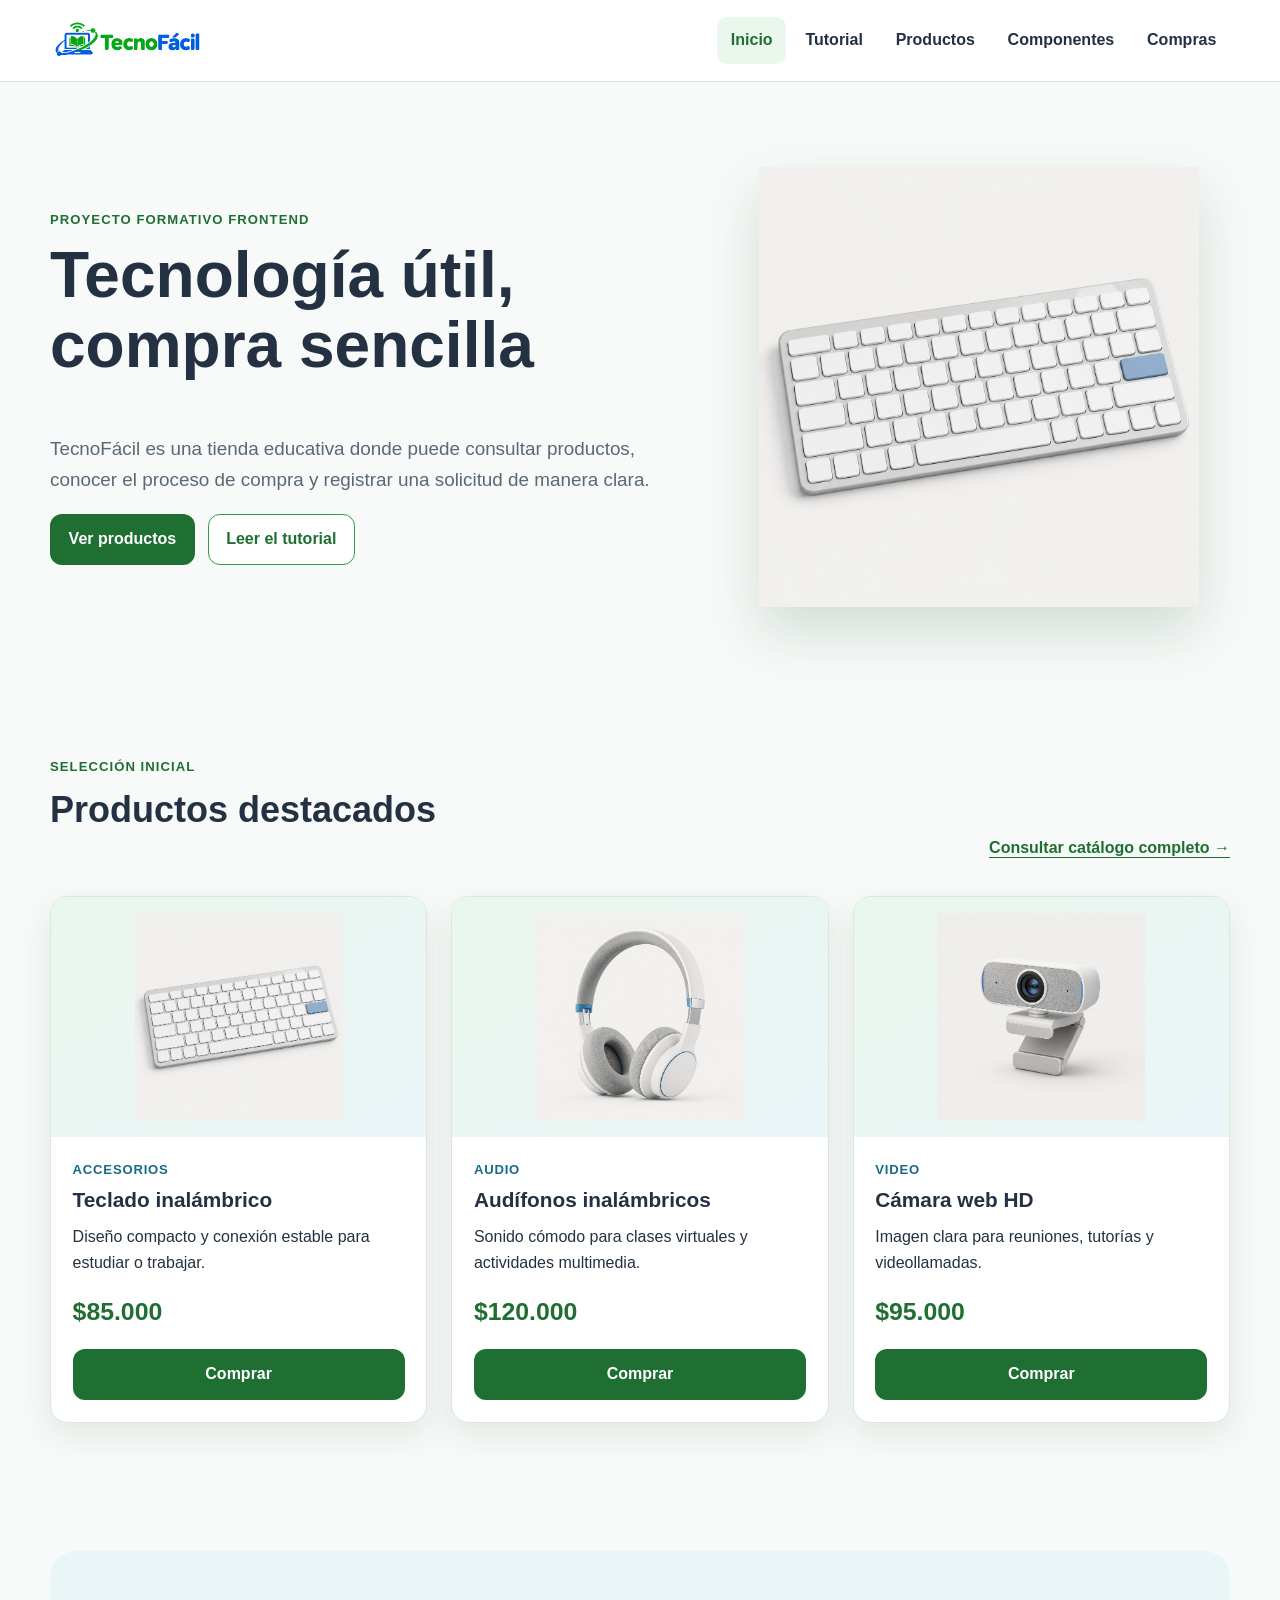
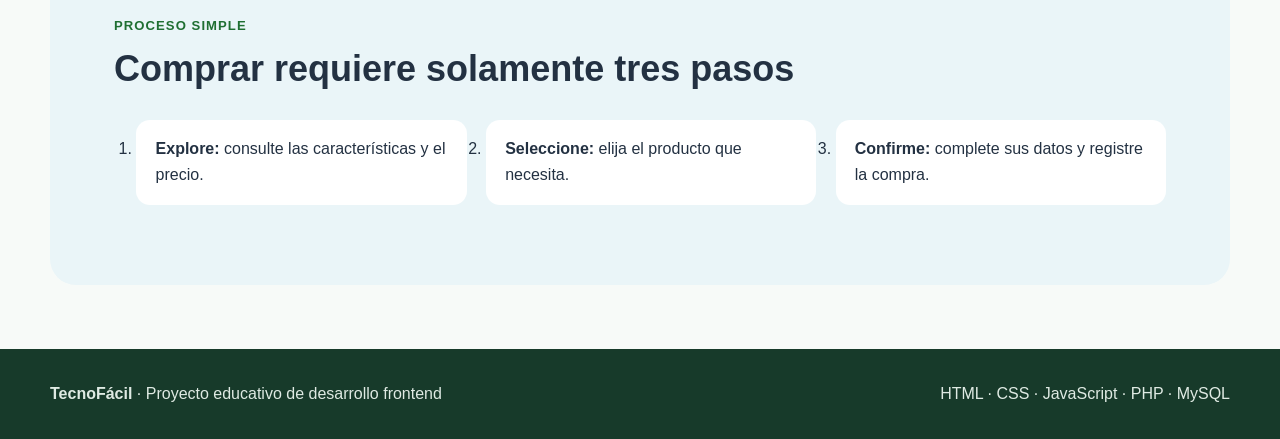
<file: index.html>
<!DOCTYPE html>
<html lang="es">
<head>
    <meta charset="UTF-8">
    <meta name="viewport" content="width=device-width, initial-scale=1.0">
    <meta name="description" content="Tienda tecnológica educativa desarrollada con HTML, CSS, JavaScript, PHP y MySQL.">
    <title>TecnoFácil | Inicio</title>
    <link rel="stylesheet" href="css/estilos.css">
</head>
<body>
    <header class="encabezado">
        <a class="marca" href="index.html" aria-label="Ir al inicio de TecnoFácil">
            <img src="img/logo-tecnofacil.png" alt="Logotipo de TecnoFácil">
        </a>

        <button class="boton-menu" type="button" aria-expanded="false" aria-controls="menu-principal">
            Menú
        </button>

        <nav id="menu-principal" class="menu" aria-label="Navegación principal">
            <a class="activo" href="index.html">Inicio</a>
            <a href="tutorial.html">Tutorial</a>
            <a href="productos.html">Productos</a>
            <a href="documentacion.html">Componentes</a>
            <a href="listar_compras.php">Compras</a>
        </nav>
    </header>

    <main>
        <section class="presentacion">
            <div>
                <p class="etiqueta">Proyecto formativo frontend</p>
                <h1>Tecnología útil, compra sencilla</h1>
                <p>
                    TecnoFácil es una tienda educativa donde puede consultar productos,
                    conocer el proceso de compra y registrar una solicitud de manera clara.
                </p>
                <div class="grupo-botones">
                    <a class="boton primario" href="productos.html">Ver productos</a>
                    <a class="boton secundario" href="tutorial.html">Leer el tutorial</a>
                </div>
            </div>
            <img class="imagen-presentacion" src="img/teclado.png" alt="Teclado inalámbrico disponible en TecnoFácil">
        </section>

        <section class="seccion" aria-labelledby="titulo-destacados">
            <div class="titulo-seccion">
                <div>
                    <p class="etiqueta">Selección inicial</p>
                    <h2 id="titulo-destacados">Productos destacados</h2>
                </div>
                <a class="enlace-texto" href="productos.html">Consultar catálogo completo →</a>
            </div>

            <div class="rejilla-productos">
                <article class="tarjeta-producto">
                    <img src="img/teclado.png" alt="Teclado inalámbrico compacto">
                    <div class="contenido-tarjeta">
                        <p class="categoria">Accesorios</p>
                        <h3>Teclado inalámbrico</h3>
                        <p>Diseño compacto y conexión estable para estudiar o trabajar.</p>
                        <p class="precio">$85.000</p>
                        <a class="boton primario ancho" href="comprar.php?producto=1">Comprar</a>
                    </div>
                </article>

                <article class="tarjeta-producto">
                    <img src="img/audifonos.png" alt="Audífonos inalámbricos de diadema">
                    <div class="contenido-tarjeta">
                        <p class="categoria">Audio</p>
                        <h3>Audífonos inalámbricos</h3>
                        <p>Sonido cómodo para clases virtuales y actividades multimedia.</p>
                        <p class="precio">$120.000</p>
                        <a class="boton primario ancho" href="comprar.php?producto=2">Comprar</a>
                    </div>
                </article>

                <article class="tarjeta-producto">
                    <img src="img/camara.png" alt="Cámara web para computador">
                    <div class="contenido-tarjeta">
                        <p class="categoria">Video</p>
                        <h3>Cámara web HD</h3>
                        <p>Imagen clara para reuniones, tutorías y videollamadas.</p>
                        <p class="precio">$95.000</p>
                        <a class="boton primario ancho" href="comprar.php?producto=3">Comprar</a>
                    </div>
                </article>
            </div>
        </section>

        <section class="franja-informativa" aria-labelledby="titulo-proceso">
            <p class="etiqueta">Proceso simple</p>
            <h2 id="titulo-proceso">Comprar requiere solamente tres pasos</h2>
            <ol class="pasos-resumidos">
                <li><strong>Explore:</strong> consulte las características y el precio.</li>
                <li><strong>Seleccione:</strong> elija el producto que necesita.</li>
                <li><strong>Confirme:</strong> complete sus datos y registre la compra.</li>
            </ol>
        </section>
    </main>

    <footer class="pie-pagina">
        <p><strong>TecnoFácil</strong> · Proyecto educativo de desarrollo frontend</p>
        <p>HTML · CSS · JavaScript · PHP · MySQL</p>
    </footer>

    <script src="js/funciones.js"></script>
</body>
</html>
</file>
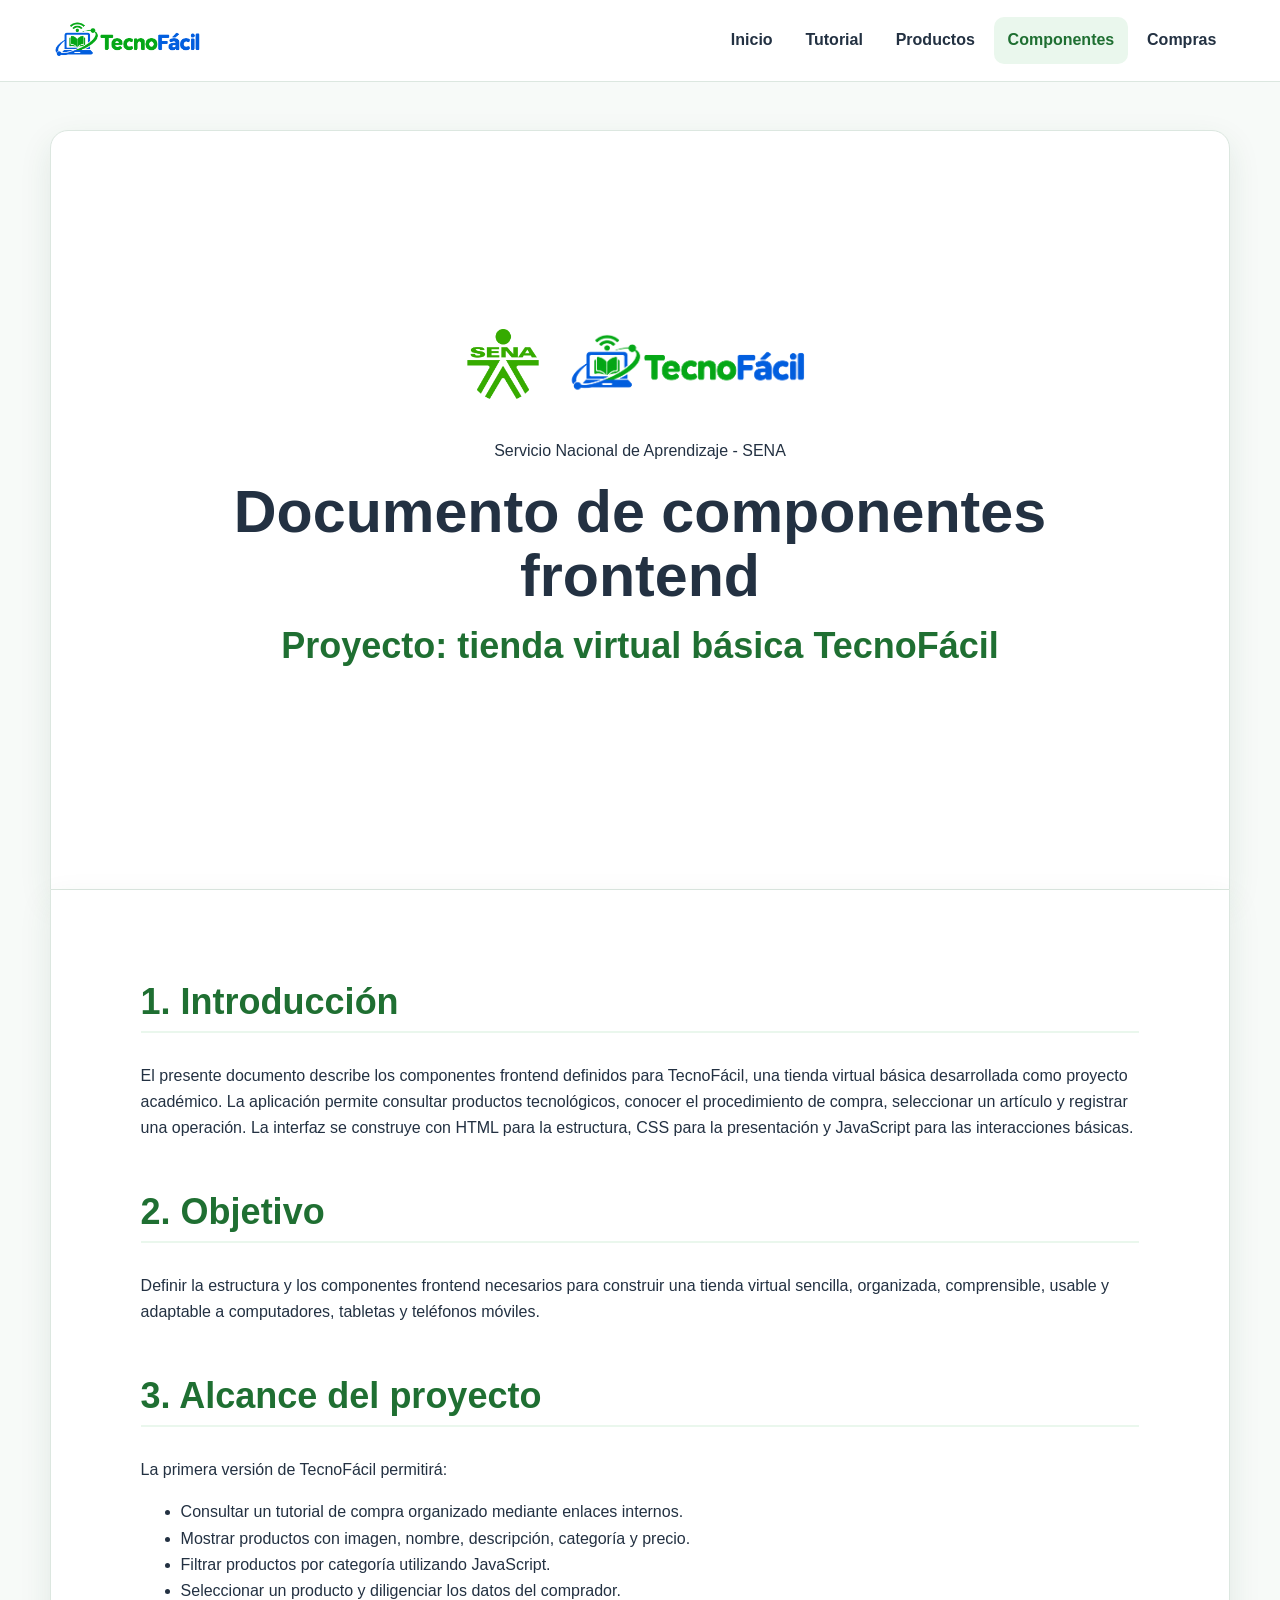
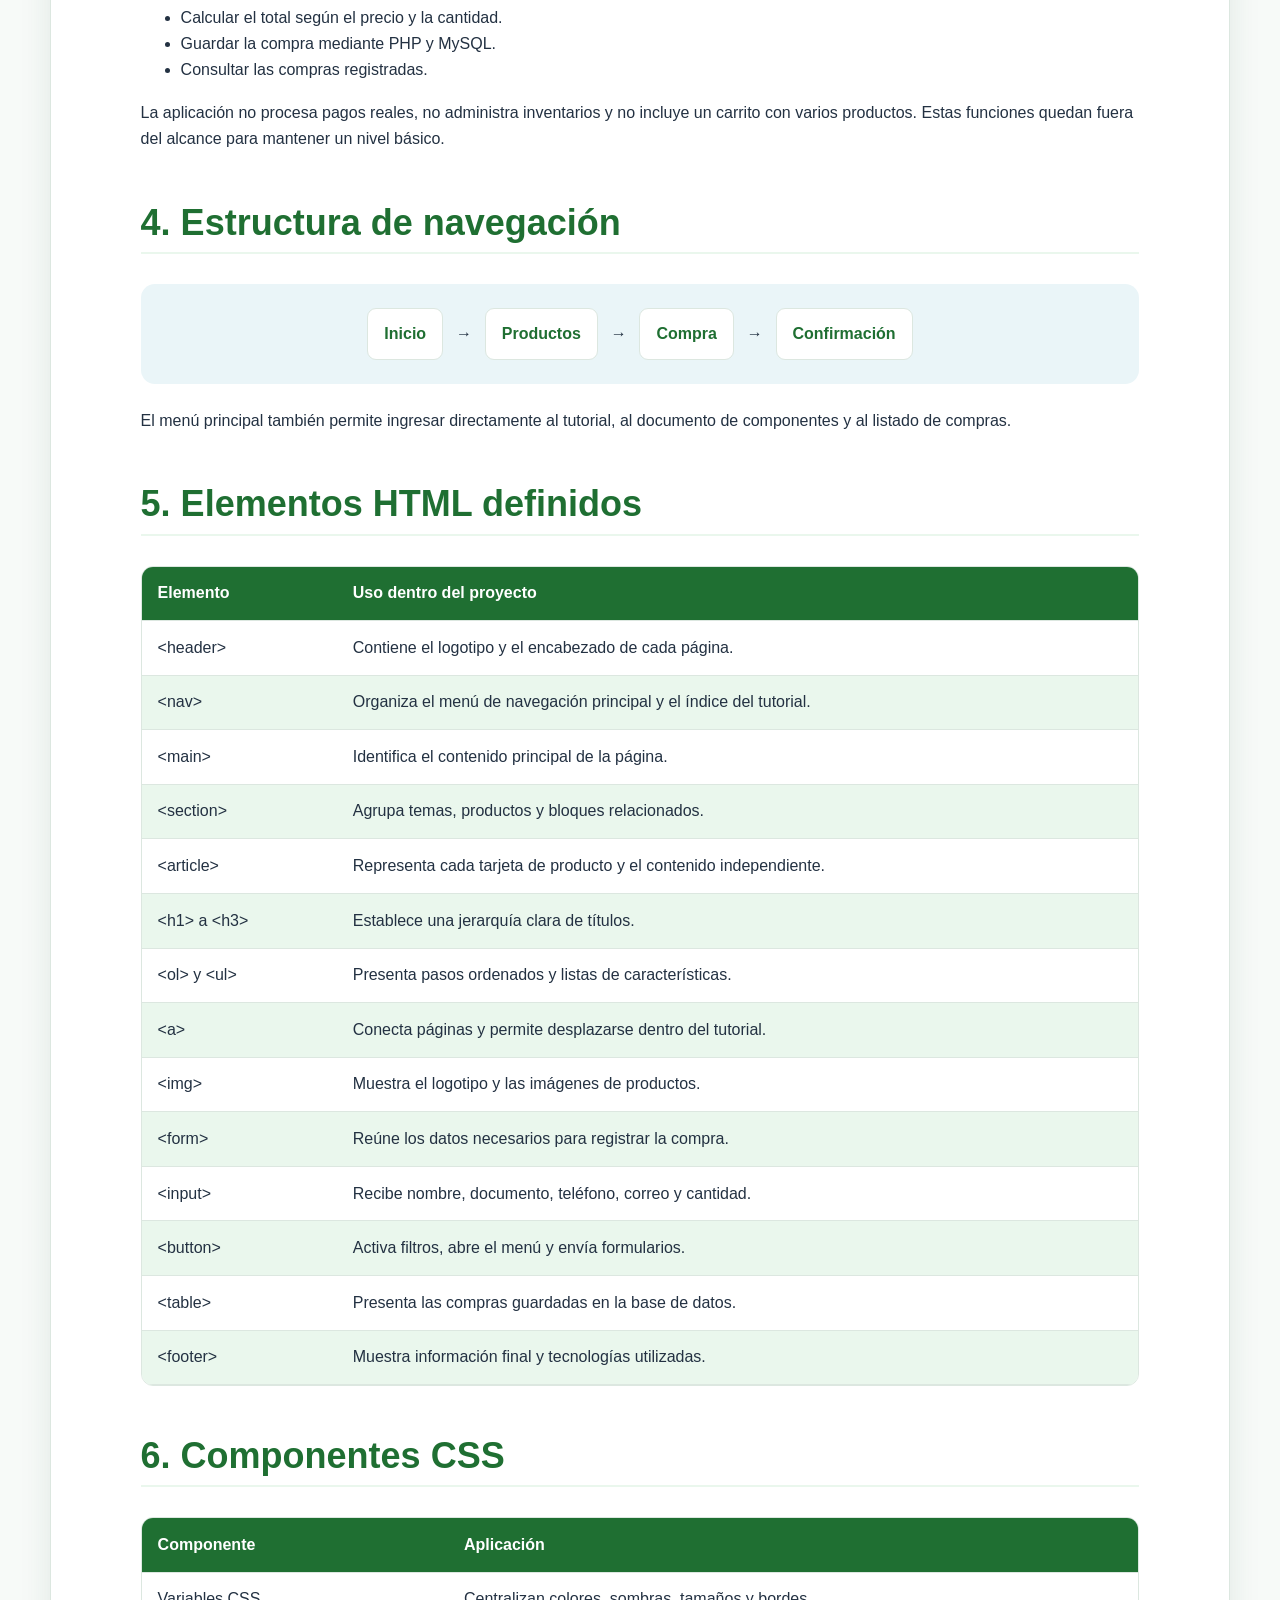
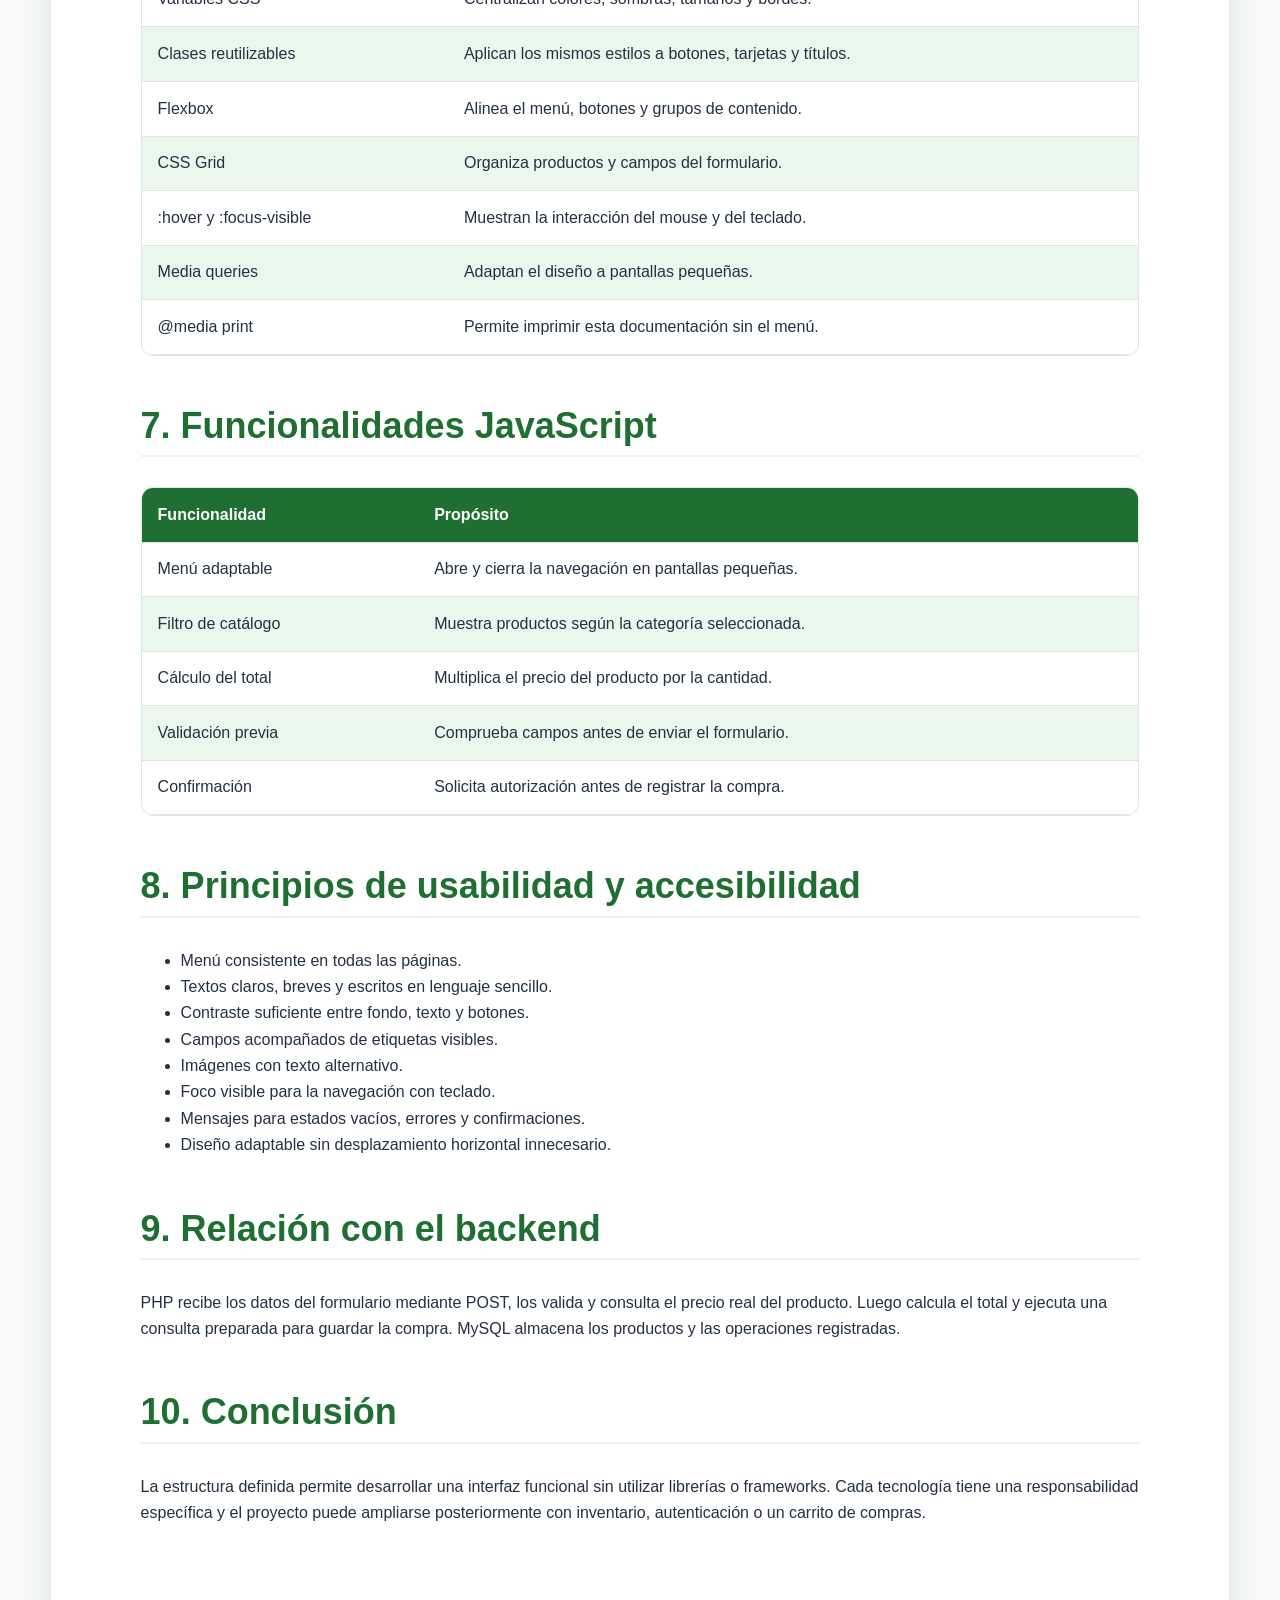
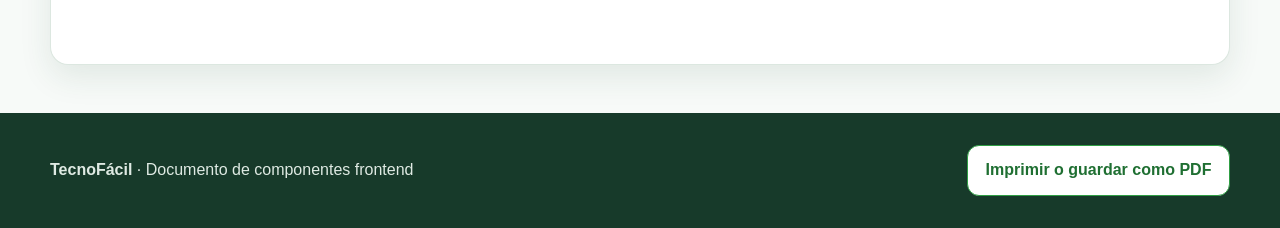
<file: documentacion.html>
<!DOCTYPE html>
<html lang="es">
<head>
    <meta charset="UTF-8">
    <meta name="viewport" content="width=device-width, initial-scale=1.0">
    <meta name="description" content="Documento de componentes frontend del proyecto TecnoFácil.">
    <title>Documento de componentes frontend | TecnoFácil</title>
    <link rel="stylesheet" href="css/estilos.css">
</head>
<body>
    <header class="encabezado no-imprimir">
        <a class="marca" href="index.html"><img src="img/logo-tecnofacil.png" alt="Logotipo de TecnoFácil"></a>
        <button class="boton-menu" type="button" aria-expanded="false" aria-controls="menu-principal">Menú</button>
        <nav id="menu-principal" class="menu" aria-label="Navegación principal">
            <a href="index.html">Inicio</a>
            <a href="tutorial.html">Tutorial</a>
            <a href="productos.html">Productos</a>
            <a class="activo" href="documentacion.html">Componentes</a>
            <a href="listar_compras.php">Compras</a>
        </nav>
    </header>

    <main class="documento-componentes">
        <section class="portada-documento">
            <div class="logos-portada">
                <img class="logo-sena" src="img/logo-sena.png" alt="Logosímbolo del SENA">
                <img class="logo-proyecto" src="img/logo-tecnofacil.png" alt="Logotipo de TecnoFácil">
            </div>
            <p>Servicio Nacional de Aprendizaje - SENA</p>
            <h1>Documento de componentes frontend</h1>
            <h2>Proyecto: tienda virtual básica TecnoFácil</h2>
        </section>

        <article class="contenido-documento">
            <section>
                <h2>1. Introducción</h2>
                <p>
                    El presente documento describe los componentes frontend definidos para TecnoFácil,
                    una tienda virtual básica desarrollada como proyecto académico. La aplicación permite
                    consultar productos tecnológicos, conocer el procedimiento de compra, seleccionar un
                    artículo y registrar una operación. La interfaz se construye con HTML para la estructura,
                    CSS para la presentación y JavaScript para las interacciones básicas.
                </p>
            </section>

            <section>
                <h2>2. Objetivo</h2>
                <p>
                    Definir la estructura y los componentes frontend necesarios para construir una tienda
                    virtual sencilla, organizada, comprensible, usable y adaptable a computadores,
                    tabletas y teléfonos móviles.
                </p>
            </section>

            <section>
                <h2>3. Alcance del proyecto</h2>
                <p>La primera versión de TecnoFácil permitirá:</p>
                <ul>
                    <li>Consultar un tutorial de compra organizado mediante enlaces internos.</li>
                    <li>Mostrar productos con imagen, nombre, descripción, categoría y precio.</li>
                    <li>Filtrar productos por categoría utilizando JavaScript.</li>
                    <li>Seleccionar un producto y diligenciar los datos del comprador.</li>
                    <li>Calcular el total según el precio y la cantidad.</li>
                    <li>Guardar la compra mediante PHP y MySQL.</li>
                    <li>Consultar las compras registradas.</li>
                </ul>
                <p>
                    La aplicación no procesa pagos reales, no administra inventarios y no incluye un carrito
                    con varios productos. Estas funciones quedan fuera del alcance para mantener un nivel básico.
                </p>
            </section>

            <section>
                <h2>4. Estructura de navegación</h2>
                <div class="flujo-documento" aria-label="Flujo de navegación">
                    <span>Inicio</span><b>→</b><span>Productos</span><b>→</b><span>Compra</span><b>→</b><span>Confirmación</span>
                </div>
                <p>
                    El menú principal también permite ingresar directamente al tutorial, al documento de
                    componentes y al listado de compras.
                </p>
            </section>

            <section>
                <h2>5. Elementos HTML definidos</h2>
                <div class="contenedor-tabla">
                    <table>
                        <thead><tr><th>Elemento</th><th>Uso dentro del proyecto</th></tr></thead>
                        <tbody>
                            <tr><td>&lt;header&gt;</td><td>Contiene el logotipo y el encabezado de cada página.</td></tr>
                            <tr><td>&lt;nav&gt;</td><td>Organiza el menú de navegación principal y el índice del tutorial.</td></tr>
                            <tr><td>&lt;main&gt;</td><td>Identifica el contenido principal de la página.</td></tr>
                            <tr><td>&lt;section&gt;</td><td>Agrupa temas, productos y bloques relacionados.</td></tr>
                            <tr><td>&lt;article&gt;</td><td>Representa cada tarjeta de producto y el contenido independiente.</td></tr>
                            <tr><td>&lt;h1&gt; a &lt;h3&gt;</td><td>Establece una jerarquía clara de títulos.</td></tr>
                            <tr><td>&lt;ol&gt; y &lt;ul&gt;</td><td>Presenta pasos ordenados y listas de características.</td></tr>
                            <tr><td>&lt;a&gt;</td><td>Conecta páginas y permite desplazarse dentro del tutorial.</td></tr>
                            <tr><td>&lt;img&gt;</td><td>Muestra el logotipo y las imágenes de productos.</td></tr>
                            <tr><td>&lt;form&gt;</td><td>Reúne los datos necesarios para registrar la compra.</td></tr>
                            <tr><td>&lt;input&gt;</td><td>Recibe nombre, documento, teléfono, correo y cantidad.</td></tr>
                            <tr><td>&lt;button&gt;</td><td>Activa filtros, abre el menú y envía formularios.</td></tr>
                            <tr><td>&lt;table&gt;</td><td>Presenta las compras guardadas en la base de datos.</td></tr>
                            <tr><td>&lt;footer&gt;</td><td>Muestra información final y tecnologías utilizadas.</td></tr>
                        </tbody>
                    </table>
                </div>
            </section>

            <section>
                <h2>6. Componentes CSS</h2>
                <div class="contenedor-tabla">
                    <table>
                        <thead><tr><th>Componente</th><th>Aplicación</th></tr></thead>
                        <tbody>
                            <tr><td>Variables CSS</td><td>Centralizan colores, sombras, tamaños y bordes.</td></tr>
                            <tr><td>Clases reutilizables</td><td>Aplican los mismos estilos a botones, tarjetas y títulos.</td></tr>
                            <tr><td>Flexbox</td><td>Alinea el menú, botones y grupos de contenido.</td></tr>
                            <tr><td>CSS Grid</td><td>Organiza productos y campos del formulario.</td></tr>
                            <tr><td>:hover y :focus-visible</td><td>Muestran la interacción del mouse y del teclado.</td></tr>
                            <tr><td>Media queries</td><td>Adaptan el diseño a pantallas pequeñas.</td></tr>
                            <tr><td>@media print</td><td>Permite imprimir esta documentación sin el menú.</td></tr>
                        </tbody>
                    </table>
                </div>
            </section>

            <section>
                <h2>7. Funcionalidades JavaScript</h2>
                <div class="contenedor-tabla">
                    <table>
                        <thead><tr><th>Funcionalidad</th><th>Propósito</th></tr></thead>
                        <tbody>
                            <tr><td>Menú adaptable</td><td>Abre y cierra la navegación en pantallas pequeñas.</td></tr>
                            <tr><td>Filtro de catálogo</td><td>Muestra productos según la categoría seleccionada.</td></tr>
                            <tr><td>Cálculo del total</td><td>Multiplica el precio del producto por la cantidad.</td></tr>
                            <tr><td>Validación previa</td><td>Comprueba campos antes de enviar el formulario.</td></tr>
                            <tr><td>Confirmación</td><td>Solicita autorización antes de registrar la compra.</td></tr>
                        </tbody>
                    </table>
                </div>
            </section>

            <section>
                <h2>8. Principios de usabilidad y accesibilidad</h2>
                <ul>
                    <li>Menú consistente en todas las páginas.</li>
                    <li>Textos claros, breves y escritos en lenguaje sencillo.</li>
                    <li>Contraste suficiente entre fondo, texto y botones.</li>
                    <li>Campos acompañados de etiquetas visibles.</li>
                    <li>Imágenes con texto alternativo.</li>
                    <li>Foco visible para la navegación con teclado.</li>
                    <li>Mensajes para estados vacíos, errores y confirmaciones.</li>
                    <li>Diseño adaptable sin desplazamiento horizontal innecesario.</li>
                </ul>
            </section>

            <section>
                <h2>9. Relación con el backend</h2>
                <p>
                    PHP recibe los datos del formulario mediante POST, los valida y consulta el precio real
                    del producto. Luego calcula el total y ejecuta una consulta preparada para guardar la compra.
                    MySQL almacena los productos y las operaciones registradas.
                </p>
            </section>

            <section>
                <h2>10. Conclusión</h2>
                <p>
                    La estructura definida permite desarrollar una interfaz funcional sin utilizar librerías
                    o frameworks. Cada tecnología tiene una responsabilidad específica y el proyecto puede
                    ampliarse posteriormente con inventario, autenticación o un carrito de compras.
                </p>
            </section>
        </article>
    </main>

    <footer class="pie-pagina no-imprimir">
        <p><strong>TecnoFácil</strong> · Documento de componentes frontend</p>
        <button class="boton secundario" type="button" onclick="window.print()">Imprimir o guardar como PDF</button>
    </footer>
    <script src="js/funciones.js"></script>
</body>
</html>
</file>
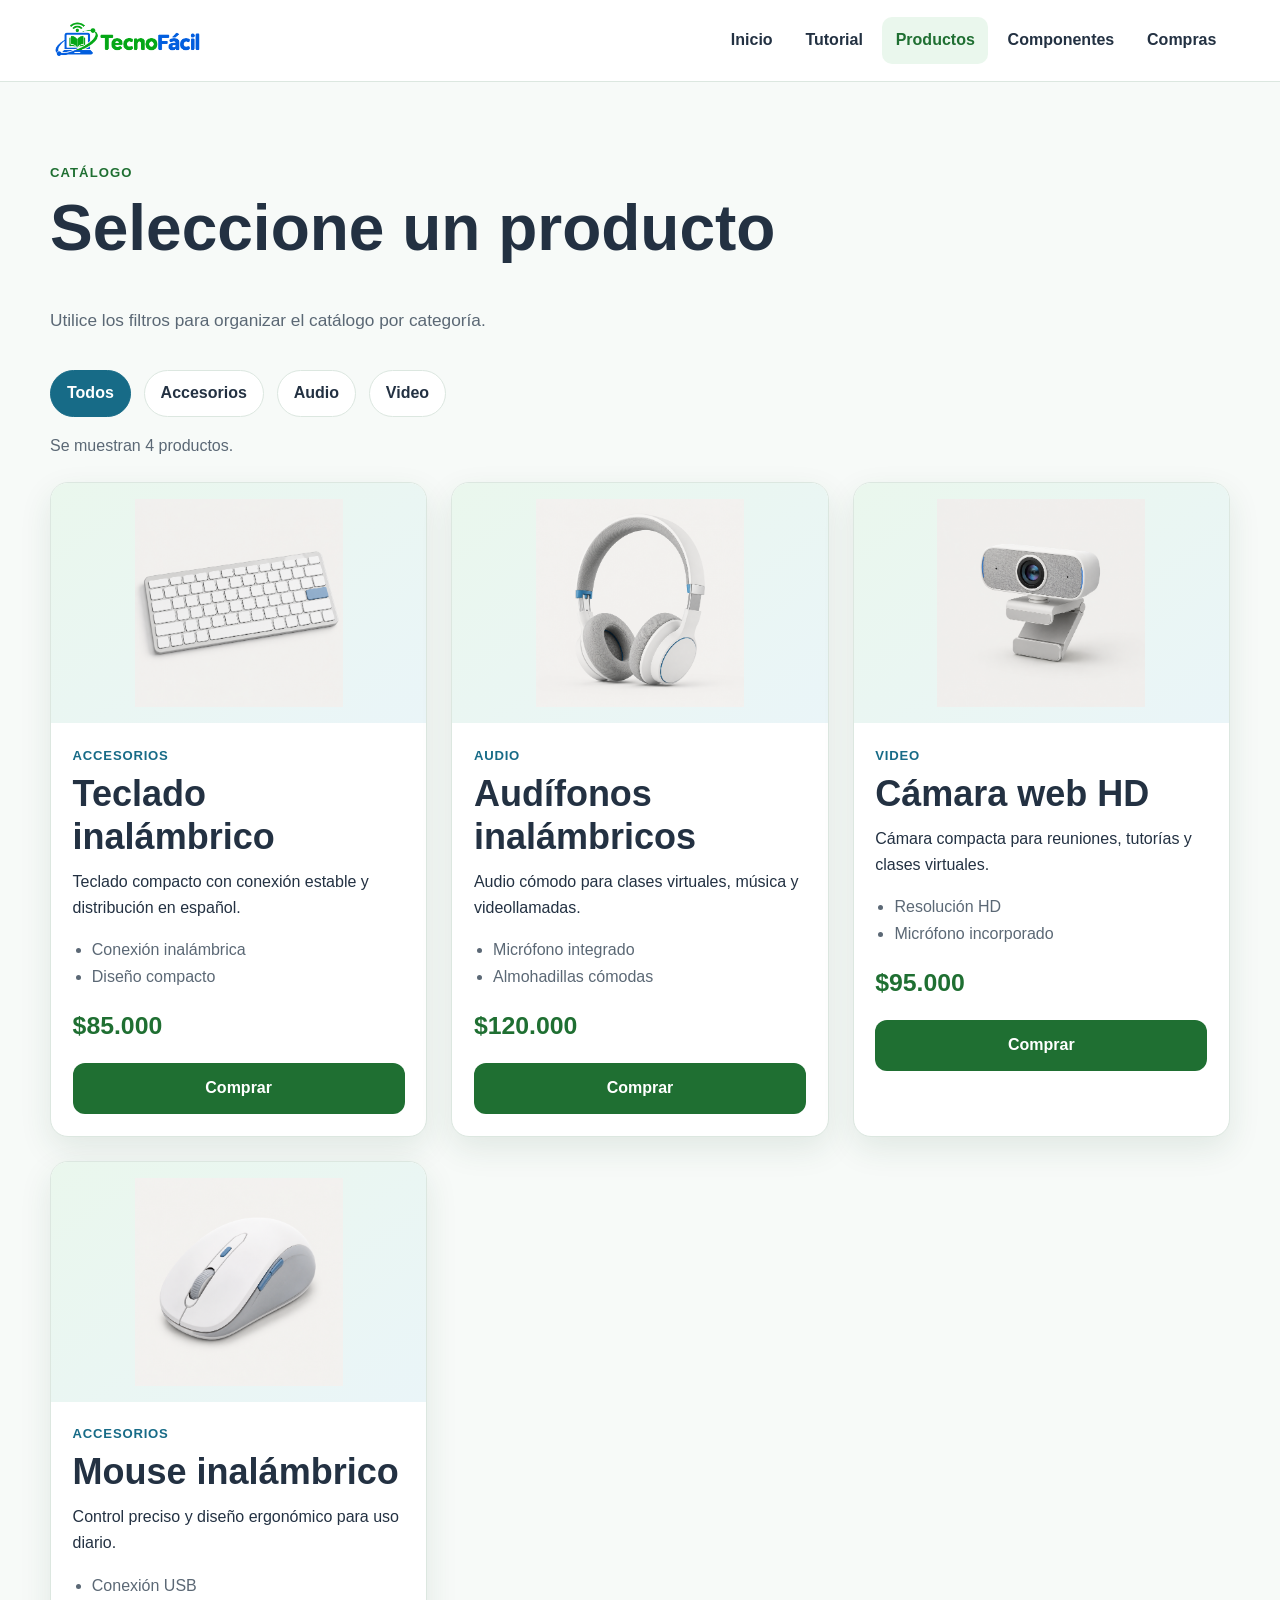
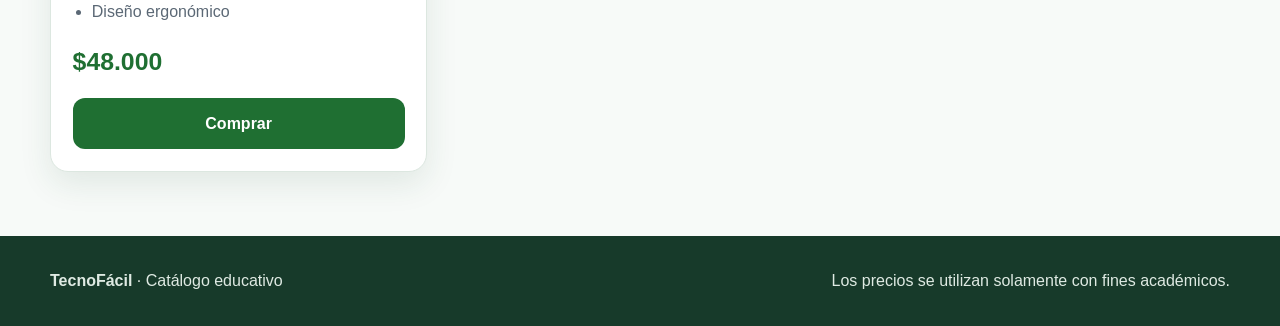
<file: productos.html>
<!DOCTYPE html>
<html lang="es">
<head>
    <meta charset="UTF-8">
    <meta name="viewport" content="width=device-width, initial-scale=1.0">
    <meta name="description" content="Catálogo de productos de TecnoFácil.">
    <title>TecnoFácil | Productos</title>
    <link rel="stylesheet" href="css/estilos.css">
</head>
<body>
    <header class="encabezado">
        <a class="marca" href="index.html"><img src="img/logo-tecnofacil.png" alt="Logotipo de TecnoFácil"></a>
        <button class="boton-menu" type="button" aria-expanded="false" aria-controls="menu-principal">Menú</button>
        <nav id="menu-principal" class="menu" aria-label="Navegación principal">
            <a href="index.html">Inicio</a>
            <a href="tutorial.html">Tutorial</a>
            <a class="activo" href="productos.html">Productos</a>
            <a href="documentacion.html">Componentes</a>
            <a href="listar_compras.php">Compras</a>
        </nav>
    </header>

    <main class="seccion pagina-catalogo">
        <header class="cabecera-pagina">
            <p class="etiqueta">Catálogo</p>
            <h1>Seleccione un producto</h1>
            <p>Utilice los filtros para organizar el catálogo por categoría.</p>
        </header>

        <div class="filtros" aria-label="Filtros de productos">
            <button class="filtro activo" type="button" data-filtro="todos">Todos</button>
            <button class="filtro" type="button" data-filtro="accesorios">Accesorios</button>
            <button class="filtro" type="button" data-filtro="audio">Audio</button>
            <button class="filtro" type="button" data-filtro="video">Video</button>
        </div>

        <p id="resultado-filtro" class="estado-catalogo" aria-live="polite">Se muestran 4 productos.</p>

        <div class="rejilla-productos" id="catalogo">
            <article class="tarjeta-producto" data-categoria="accesorios">
                <img src="img/teclado.png" alt="Teclado inalámbrico compacto">
                <div class="contenido-tarjeta">
                    <p class="categoria">Accesorios</p>
                    <h2>Teclado inalámbrico</h2>
                    <p>Teclado compacto con conexión estable y distribución en español.</p>
                    <ul class="caracteristicas">
                        <li>Conexión inalámbrica</li>
                        <li>Diseño compacto</li>
                    </ul>
                    <p class="precio">$85.000</p>
                    <a class="boton primario ancho" href="comprar.php?producto=1">Comprar</a>
                </div>
            </article>

            <article class="tarjeta-producto" data-categoria="audio">
                <img src="img/audifonos.png" alt="Audífonos inalámbricos de diadema">
                <div class="contenido-tarjeta">
                    <p class="categoria">Audio</p>
                    <h2>Audífonos inalámbricos</h2>
                    <p>Audio cómodo para clases virtuales, música y videollamadas.</p>
                    <ul class="caracteristicas">
                        <li>Micrófono integrado</li>
                        <li>Almohadillas cómodas</li>
                    </ul>
                    <p class="precio">$120.000</p>
                    <a class="boton primario ancho" href="comprar.php?producto=2">Comprar</a>
                </div>
            </article>

            <article class="tarjeta-producto" data-categoria="video">
                <img src="img/camara.png" alt="Cámara web de alta definición">
                <div class="contenido-tarjeta">
                    <p class="categoria">Video</p>
                    <h2>Cámara web HD</h2>
                    <p>Cámara compacta para reuniones, tutorías y clases virtuales.</p>
                    <ul class="caracteristicas">
                        <li>Resolución HD</li>
                        <li>Micrófono incorporado</li>
                    </ul>
                    <p class="precio">$95.000</p>
                    <a class="boton primario ancho" href="comprar.php?producto=3">Comprar</a>
                </div>
            </article>

            <article class="tarjeta-producto" data-categoria="accesorios">
                <img src="img/mouse.png" alt="Mouse inalámbrico ergonómico">
                <div class="contenido-tarjeta">
                    <p class="categoria">Accesorios</p>
                    <h2>Mouse inalámbrico</h2>
                    <p>Control preciso y diseño ergonómico para uso diario.</p>
                    <ul class="caracteristicas">
                        <li>Conexión USB</li>
                        <li>Diseño ergonómico</li>
                    </ul>
                    <p class="precio">$48.000</p>
                    <a class="boton primario ancho" href="comprar.php?producto=4">Comprar</a>
                </div>
            </article>
        </div>

        <div id="sin-resultados" class="sin-resultados" hidden>
            No existen productos para la categoría seleccionada.
        </div>
    </main>

    <footer class="pie-pagina">
        <p><strong>TecnoFácil</strong> · Catálogo educativo</p>
        <p>Los precios se utilizan solamente con fines académicos.</p>
    </footer>
    <script src="js/funciones.js"></script>
</body>
</html>
</file>
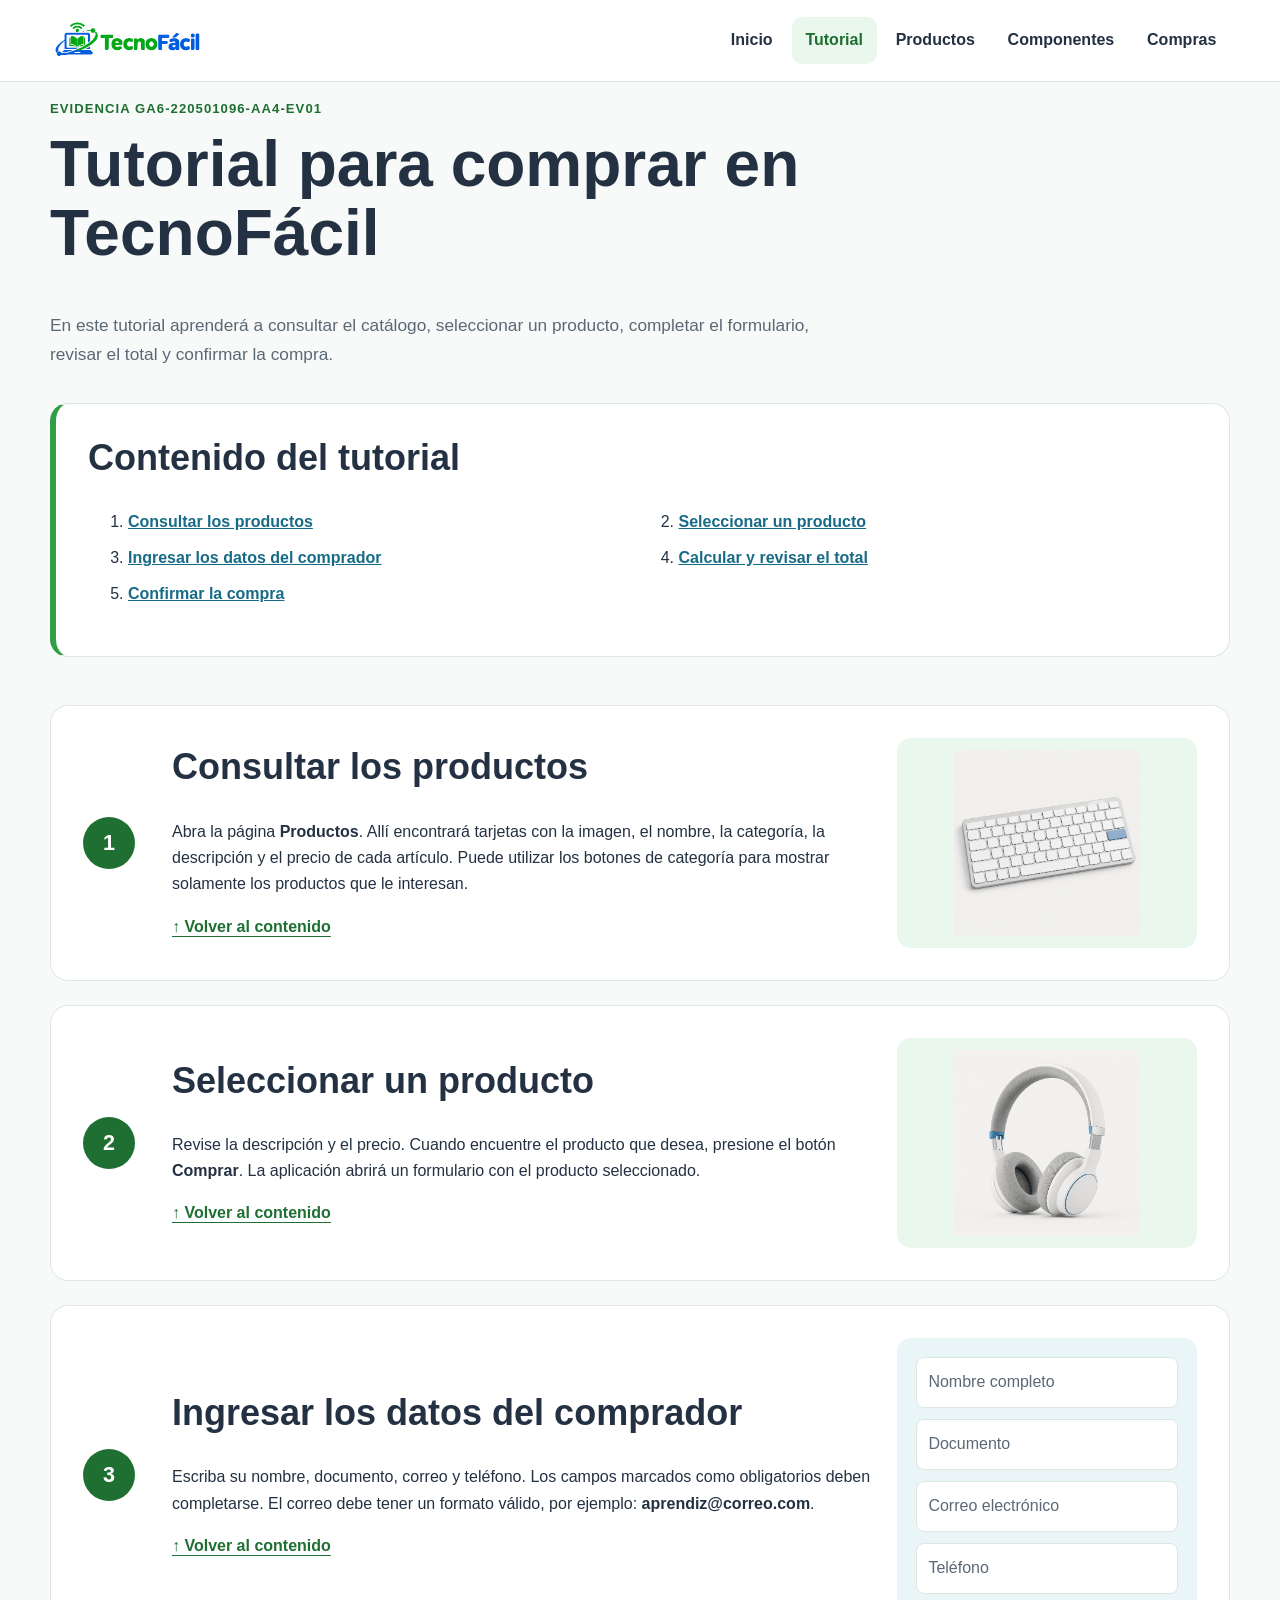
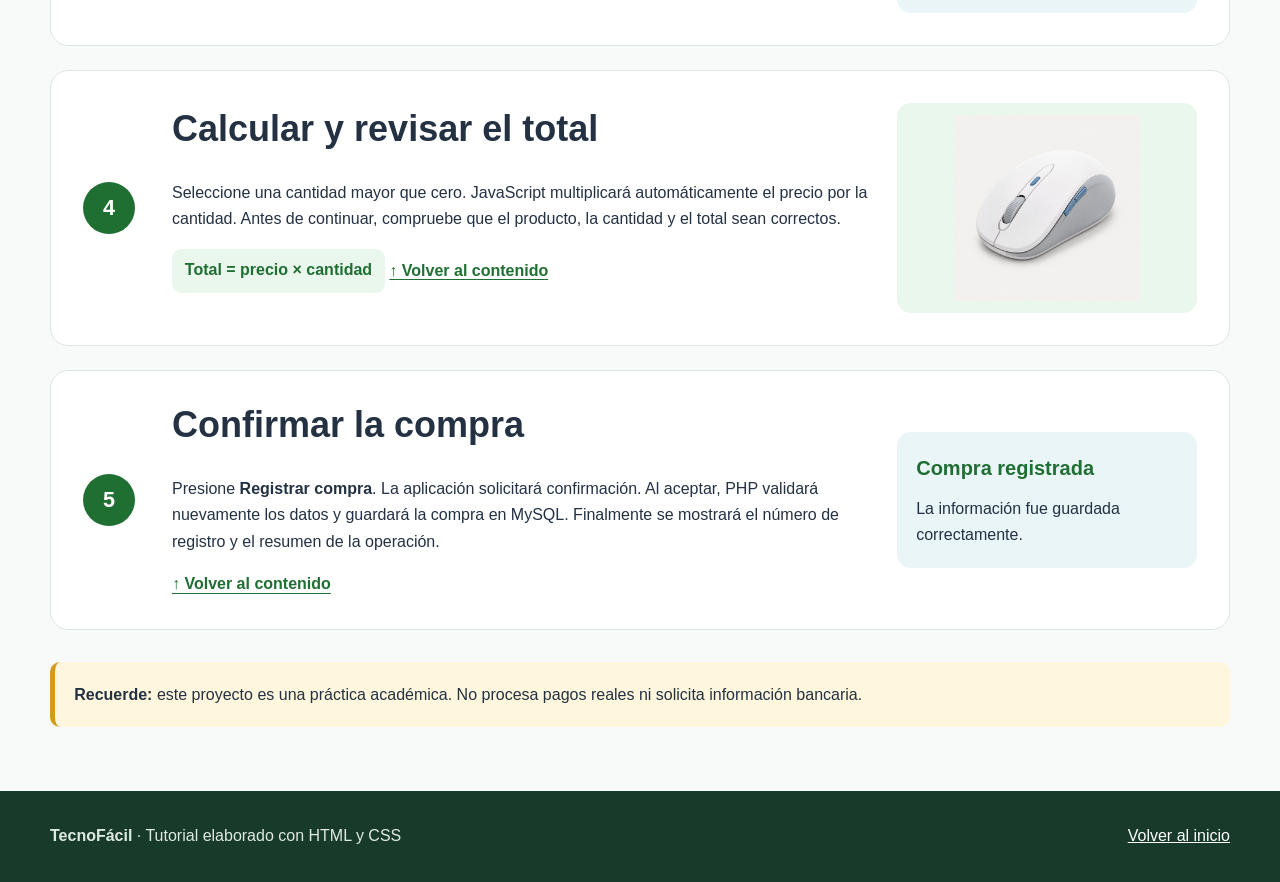
<file: tutorial.html>
<!DOCTYPE html>
<html lang="es">
<head>
    <meta charset="UTF-8">
    <meta name="viewport" content="width=device-width, initial-scale=1.0">
    <meta name="description" content="Tutorial paso a paso para comprar en TecnoFácil.">
    <title>TecnoFácil | Tutorial de compra</title>
    <link rel="stylesheet" href="css/estilos.css">
</head>
<body>
    <header class="encabezado">
        <a class="marca" href="index.html"><img src="img/logo-tecnofacil.png" alt="Logotipo de TecnoFácil"></a>
        <button class="boton-menu" type="button" aria-expanded="false" aria-controls="menu-principal">Menú</button>
        <nav id="menu-principal" class="menu" aria-label="Navegación principal">
            <a href="index.html">Inicio</a>
            <a class="activo" href="tutorial.html">Tutorial</a>
            <a href="productos.html">Productos</a>
            <a href="documentacion.html">Componentes</a>
            <a href="listar_compras.php">Compras</a>
        </nav>
    </header>

    <main id="inicio" class="contenedor-documento">
        <header class="cabecera-pagina">
            <p class="etiqueta">Evidencia GA6-220501096-AA4-EV01</p>
            <h1>Tutorial para comprar en TecnoFácil</h1>
            <p>
                En este tutorial aprenderá a consultar el catálogo, seleccionar un producto,
                completar el formulario, revisar el total y confirmar la compra.
            </p>
        </header>

        <nav class="indice-tutorial" aria-labelledby="titulo-indice">
            <h2 id="titulo-indice">Contenido del tutorial</h2>
            <ol>
                <li><a href="#consultar">Consultar los productos</a></li>
                <li><a href="#seleccionar">Seleccionar un producto</a></li>
                <li><a href="#datos">Ingresar los datos del comprador</a></li>
                <li><a href="#total">Calcular y revisar el total</a></li>
                <li><a href="#confirmar">Confirmar la compra</a></li>
            </ol>
        </nav>

        <section id="consultar" class="tema-tutorial">
            <div class="numero-tema">1</div>
            <div class="texto-tema">
                <h2>Consultar los productos</h2>
                <p>
                    Abra la página <strong>Productos</strong>. Allí encontrará tarjetas con la imagen,
                    el nombre, la categoría, la descripción y el precio de cada artículo.
                    Puede utilizar los botones de categoría para mostrar solamente los productos que le interesan.
                </p>
                <a class="enlace-volver" href="#inicio">↑ Volver al contenido</a>
            </div>
            <img src="img/teclado.png" alt="Ejemplo de producto que aparece en el catálogo">
        </section>

        <section id="seleccionar" class="tema-tutorial">
            <div class="numero-tema">2</div>
            <div class="texto-tema">
                <h2>Seleccionar un producto</h2>
                <p>
                    Revise la descripción y el precio. Cuando encuentre el producto que desea,
                    presione el botón <strong>Comprar</strong>. La aplicación abrirá un formulario
                    con el producto seleccionado.
                </p>
                <a class="enlace-volver" href="#inicio">↑ Volver al contenido</a>
            </div>
            <img src="img/audifonos.png" alt="Audífonos inalámbricos para seleccionar en el catálogo">
        </section>

        <section id="datos" class="tema-tutorial">
            <div class="numero-tema">3</div>
            <div class="texto-tema">
                <h2>Ingresar los datos del comprador</h2>
                <p>
                    Escriba su nombre, documento, correo y teléfono. Los campos marcados como
                    obligatorios deben completarse. El correo debe tener un formato válido,
                    por ejemplo: <strong>aprendiz@correo.com</strong>.
                </p>
                <a class="enlace-volver" href="#inicio">↑ Volver al contenido</a>
            </div>
            <div class="mini-formulario" aria-label="Representación de un formulario">
                <span>Nombre completo</span>
                <span>Documento</span>
                <span>Correo electrónico</span>
                <span>Teléfono</span>
            </div>
        </section>

        <section id="total" class="tema-tutorial">
            <div class="numero-tema">4</div>
            <div class="texto-tema">
                <h2>Calcular y revisar el total</h2>
                <p>
                    Seleccione una cantidad mayor que cero. JavaScript multiplicará automáticamente
                    el precio por la cantidad. Antes de continuar, compruebe que el producto,
                    la cantidad y el total sean correctos.
                </p>
                <p class="formula">Total = precio × cantidad</p>
                <a class="enlace-volver" href="#inicio">↑ Volver al contenido</a>
            </div>
            <img src="img/mouse.png" alt="Mouse inalámbrico utilizado como ejemplo de compra">
        </section>

        <section id="confirmar" class="tema-tutorial">
            <div class="numero-tema">5</div>
            <div class="texto-tema">
                <h2>Confirmar la compra</h2>
                <p>
                    Presione <strong>Registrar compra</strong>. La aplicación solicitará confirmación.
                    Al aceptar, PHP validará nuevamente los datos y guardará la compra en MySQL.
                    Finalmente se mostrará el número de registro y el resumen de la operación.
                </p>
                <a class="enlace-volver" href="#inicio">↑ Volver al contenido</a>
            </div>
            <div class="mensaje-ejemplo" role="img" aria-label="Ejemplo de mensaje de confirmación">
                <strong>Compra registrada</strong>
                <span>La información fue guardada correctamente.</span>
            </div>
        </section>

        <aside class="nota">
            <strong>Recuerde:</strong> este proyecto es una práctica académica. No procesa pagos reales
            ni solicita información bancaria.
        </aside>
    </main>

    <footer class="pie-pagina">
        <p><strong>TecnoFácil</strong> · Tutorial elaborado con HTML y CSS</p>
        <a href="#inicio">Volver al inicio</a>
    </footer>
    <script src="js/funciones.js"></script>
</body>
</html>
</file>
<file: css/estilos.css>
:root {
    --verde: #2f9e44;
    --verde-oscuro: #1f6f32;
    --verde-claro: #eaf7ed;
    --azul: #176b87;
    --azul-claro: #eaf5f8;
    --texto: #233142;
    --texto-suave: #5b6875;
    --fondo: #f7faf8;
    --blanco: #ffffff;
    --borde: #dce7e0;
    --peligro: #b42318;
    --sombra: 0 12px 32px rgba(31, 74, 51, 0.10);
    --radio: 18px;
    --ancho: 1180px;
}

* {
    box-sizing: border-box;
}

html {
    scroll-behavior: smooth;
}

body {
    margin: 0;
    background: var(--fondo);
    color: var(--texto);
    font-family: "Segoe UI", Arial, sans-serif;
    font-size: 16px;
    line-height: 1.65;
}

img {
    display: block;
    max-width: 100%;
}

a {
    color: var(--azul);
}

a:focus-visible,
button:focus-visible,
input:focus-visible {
    outline: 3px solid #f6b73c;
    outline-offset: 3px;
}

h1,
h2,
h3,
p {
    margin-top: 0;
}

h1 {
    font-size: clamp(2.1rem, 5vw, 4rem);
    line-height: 1.08;
}

h2 {
    font-size: clamp(1.55rem, 3vw, 2.25rem);
    line-height: 1.2;
}

h3 {
    font-size: 1.3rem;
    line-height: 1.3;
}

.encabezado {
    position: sticky;
    top: 0;
    z-index: 10;
    display: flex;
    align-items: center;
    justify-content: space-between;
    gap: 2rem;
    min-height: 82px;
    padding: 0.65rem max(1rem, calc((100% - var(--ancho)) / 2));
    background: rgba(255, 255, 255, 0.96);
    border-bottom: 1px solid var(--borde);
}

.marca img {
    width: 155px;
    height: 58px;
    object-fit: contain;
}

.menu {
    display: flex;
    align-items: center;
    gap: 0.35rem;
}

.menu a {
    padding: 0.62rem 0.85rem;
    color: var(--texto);
    border-radius: 10px;
    font-weight: 650;
    text-decoration: none;
}

.menu a:hover,
.menu a.activo {
    background: var(--verde-claro);
    color: var(--verde-oscuro);
}

.boton-menu {
    display: none;
    padding: 0.65rem 1rem;
    color: var(--verde-oscuro);
    background: var(--verde-claro);
    border: 1px solid var(--verde);
    border-radius: 10px;
    font: inherit;
    font-weight: 700;
    cursor: pointer;
}

.presentacion,
.seccion,
.contenedor-documento,
.documento-componentes {
    width: min(calc(100% - 2rem), var(--ancho));
    margin-inline: auto;
}

.presentacion {
    display: grid;
    grid-template-columns: 1.1fr 0.9fr;
    align-items: center;
    gap: 4rem;
    min-height: 610px;
    padding-block: 4.5rem;
}

.presentacion p:not(.etiqueta) {
    max-width: 650px;
    color: var(--texto-suave);
    font-size: 1.18rem;
}

.imagen-presentacion {
    width: 100%;
    max-height: 440px;
    object-fit: contain;
    filter: drop-shadow(0 24px 28px rgba(25, 68, 46, 0.16));
}

.etiqueta {
    margin-bottom: 0.65rem;
    color: var(--verde-oscuro);
    font-size: 0.82rem;
    font-weight: 800;
    letter-spacing: 0.08em;
    text-transform: uppercase;
}

.grupo-botones,
.filtros {
    display: flex;
    flex-wrap: wrap;
    gap: 0.8rem;
}

.boton {
    display: inline-flex;
    align-items: center;
    justify-content: center;
    min-height: 46px;
    padding: 0.7rem 1.1rem;
    border: 1px solid transparent;
    border-radius: 12px;
    font: inherit;
    font-weight: 750;
    text-decoration: none;
    cursor: pointer;
}

.boton.primario {
    color: var(--blanco);
    background: var(--verde-oscuro);
}

.boton.primario:hover {
    background: #155524;
}

.boton.secundario {
    color: var(--verde-oscuro);
    background: var(--blanco);
    border-color: var(--verde);
}

.boton.ancho {
    width: 100%;
}

.seccion {
    padding-block: 4rem;
}

.titulo-seccion,
.cabecera-pagina {
    margin-bottom: 2.2rem;
}

.titulo-seccion {
    display: flex;
    align-items: end;
    justify-content: space-between;
    gap: 2rem;
}

.enlace-texto,
.enlace-volver {
    color: var(--verde-oscuro);
    font-weight: 750;
    text-underline-offset: 4px;
}

.rejilla-productos {
    display: grid;
    grid-template-columns: repeat(3, minmax(0, 1fr));
    gap: 1.5rem;
}

.tarjeta-producto {
    overflow: hidden;
    background: var(--blanco);
    border: 1px solid var(--borde);
    border-radius: var(--radio);
    box-shadow: var(--sombra);
}

.tarjeta-producto[hidden] {
    display: none;
}

.tarjeta-producto > img {
    width: 100%;
    height: 240px;
    padding: 1rem;
    background: linear-gradient(145deg, var(--verde-claro), var(--azul-claro));
    object-fit: contain;
}

.contenido-tarjeta {
    padding: 1.35rem;
}

.contenido-tarjeta h2,
.contenido-tarjeta h3 {
    margin-bottom: 0.65rem;
}

.categoria {
    margin-bottom: 0.35rem;
    color: var(--azul);
    font-size: 0.82rem;
    font-weight: 800;
    letter-spacing: 0.06em;
    text-transform: uppercase;
}

.precio {
    margin-block: 1rem;
    color: var(--verde-oscuro);
    font-size: 1.55rem;
    font-weight: 850;
}

.caracteristicas {
    padding-left: 1.2rem;
    color: var(--texto-suave);
}

.franja-informativa {
    width: min(calc(100% - 2rem), var(--ancho));
    margin: 4rem auto;
    padding: clamp(2rem, 5vw, 4rem);
    background: var(--azul-claro);
    border-radius: 26px;
}

.pasos-resumidos {
    display: grid;
    grid-template-columns: repeat(3, 1fr);
    gap: 1.2rem;
    padding-left: 1.4rem;
}

.pasos-resumidos li {
    padding: 1rem 1.2rem;
    background: var(--blanco);
    border-radius: 14px;
}

.pie-pagina {
    display: flex;
    align-items: center;
    justify-content: space-between;
    gap: 1rem;
    padding: 2rem max(1rem, calc((100% - var(--ancho)) / 2));
    color: #dfeae3;
    background: #173a2a;
}

.pie-pagina p {
    margin: 0;
}

.pie-pagina a {
    color: var(--blanco);
}

.cabecera-pagina {
    max-width: 790px;
    padding-top: 1rem;
}

.cabecera-pagina p:not(.etiqueta) {
    color: var(--texto-suave);
    font-size: 1.08rem;
}

.indice-tutorial {
    margin-bottom: 3rem;
    padding: 2rem;
    background: var(--blanco);
    border: 1px solid var(--borde);
    border-left: 6px solid var(--verde);
    border-radius: var(--radio);
}

.indice-tutorial ol {
    display: grid;
    grid-template-columns: repeat(2, minmax(0, 1fr));
    gap: 0.6rem 2rem;
}

.indice-tutorial a {
    font-weight: 650;
}

.tema-tutorial {
    scroll-margin-top: 110px;
    display: grid;
    grid-template-columns: 65px 1fr 300px;
    align-items: center;
    gap: 1.5rem;
    margin-bottom: 1.5rem;
    padding: 2rem;
    background: var(--blanco);
    border: 1px solid var(--borde);
    border-radius: var(--radio);
}

.numero-tema {
    display: grid;
    place-items: center;
    width: 52px;
    height: 52px;
    color: var(--blanco);
    background: var(--verde-oscuro);
    border-radius: 50%;
    font-size: 1.35rem;
    font-weight: 850;
}

.tema-tutorial img {
    width: 100%;
    height: 210px;
    padding: 0.75rem;
    background: var(--verde-claro);
    border-radius: 14px;
    object-fit: contain;
}

.mini-formulario,
.mensaje-ejemplo {
    display: grid;
    gap: 0.7rem;
    padding: 1.2rem;
    background: var(--azul-claro);
    border-radius: 14px;
}

.mini-formulario span {
    padding: 0.7rem;
    color: var(--texto-suave);
    background: var(--blanco);
    border: 1px solid var(--borde);
    border-radius: 8px;
}

.mensaje-ejemplo strong {
    color: var(--verde-oscuro);
    font-size: 1.25rem;
}

.formula {
    display: inline-block;
    padding: 0.55rem 0.8rem;
    color: var(--verde-oscuro);
    background: var(--verde-claro);
    border-radius: 9px;
    font-weight: 800;
}

.nota {
    margin-block: 2rem 4rem;
    padding: 1.2rem;
    background: #fff7dd;
    border-left: 5px solid #d39b17;
    border-radius: 10px;
}

.pagina-catalogo {
    min-height: 700px;
}

.filtros {
    margin-bottom: 1rem;
}

.filtro {
    padding: 0.6rem 1rem;
    color: var(--texto);
    background: var(--blanco);
    border: 1px solid var(--borde);
    border-radius: 999px;
    font: inherit;
    font-weight: 700;
    cursor: pointer;
}

.filtro:hover,
.filtro.activo {
    color: var(--blanco);
    background: var(--azul);
    border-color: var(--azul);
}

.estado-catalogo {
    margin-bottom: 1.4rem;
    color: var(--texto-suave);
}

.sin-resultados,
.estado-vacio {
    padding: 3rem;
    text-align: center;
    background: var(--blanco);
    border: 1px dashed var(--borde);
    border-radius: var(--radio);
}

.distribucion-compra {
    display: grid;
    grid-template-columns: 0.8fr 1.2fr;
    align-items: start;
    gap: 2rem;
}

.resumen-producto,
.formulario {
    padding: 2rem;
    background: var(--blanco);
    border: 1px solid var(--borde);
    border-radius: var(--radio);
    box-shadow: var(--sombra);
}

.resumen-producto img {
    width: 100%;
    height: 260px;
    margin-bottom: 1.5rem;
    padding: 1rem;
    background: var(--verde-claro);
    border-radius: 14px;
    object-fit: contain;
}

.formulario {
    display: grid;
    grid-template-columns: repeat(2, minmax(0, 1fr));
    gap: 1.1rem;
}

.campo {
    display: grid;
    align-content: start;
    gap: 0.35rem;
}

.campo-completo {
    grid-column: 1 / -1;
}

.campo label,
.formulario > label {
    font-weight: 750;
}

.campo input {
    width: 100%;
    min-height: 47px;
    padding: 0.7rem 0.8rem;
    color: var(--texto);
    background: var(--blanco);
    border: 1px solid #aebdb4;
    border-radius: 9px;
    font: inherit;
}

.campo input[readonly] {
    color: var(--verde-oscuro);
    background: var(--verde-claro);
    font-weight: 800;
}

.campo small {
    color: var(--texto-suave);
}

.aceptacion {
    display: flex;
    align-items: start;
    gap: 0.7rem;
}

.aceptacion input {
    width: 20px;
    height: 20px;
    margin-top: 0.2rem;
}

.mensaje-validacion {
    min-height: 1.5rem;
    color: var(--peligro);
    font-weight: 700;
}

.confirmacion {
    max-width: 760px;
    min-height: 650px;
    text-align: center;
}

.icono-exito {
    display: grid;
    place-items: center;
    width: 84px;
    height: 84px;
    margin: 1rem auto 1.5rem;
    color: var(--blanco);
    background: var(--verde);
    border-radius: 50%;
    font-size: 2.7rem;
    font-weight: 900;
}

.resumen-compra {
    margin-block: 2rem;
    padding: 1.5rem 2rem;
    text-align: left;
    background: var(--blanco);
    border: 1px solid var(--borde);
    border-radius: var(--radio);
}

.resumen-compra div {
    display: grid;
    grid-template-columns: 160px 1fr;
    gap: 1rem;
    padding-block: 0.7rem;
    border-bottom: 1px solid var(--borde);
}

.resumen-compra div:last-child {
    border-bottom: 0;
}

.resumen-compra dt {
    font-weight: 800;
}

.resumen-compra dd {
    margin: 0;
}

.centrado {
    justify-content: center;
}

.contenedor-tabla {
    overflow-x: auto;
    margin-block: 1.2rem 2rem;
    background: var(--blanco);
    border: 1px solid var(--borde);
    border-radius: 12px;
}

table {
    width: 100%;
    border-collapse: collapse;
}

th,
td {
    padding: 0.85rem 1rem;
    text-align: left;
    border-bottom: 1px solid var(--borde);
}

th {
    color: var(--blanco);
    background: var(--verde-oscuro);
}

tbody tr:nth-child(even) {
    background: var(--verde-claro);
}

.documento-componentes {
    padding-block: 3rem;
}

.portada-documento,
.contenido-documento {
    background: var(--blanco);
    border: 1px solid var(--borde);
    box-shadow: var(--sombra);
}

.portada-documento {
    display: flex;
    flex-direction: column;
    justify-content: center;
    min-height: 760px;
    padding: 4rem clamp(2rem, 8vw, 7rem);
    text-align: center;
    border-radius: var(--radio) var(--radio) 0 0;
}

.logos-portada {
    display: flex;
    align-items: center;
    justify-content: center;
    gap: 1.5rem;
    margin-bottom: 2rem;
}

.logos-portada .logo-sena {
    width: 72px;
    height: 72px;
    object-fit: contain;
}

.logos-portada .logo-proyecto {
    width: min(250px, 60%);
    max-height: 100px;
    object-fit: contain;
}

.portada-documento h1 {
    margin-bottom: 1rem;
    font-size: clamp(2.2rem, 5vw, 3.7rem);
}

.portada-documento h2 {
    color: var(--verde-oscuro);
}

.portada-documento dl {
    width: min(100%, 620px);
    margin: 3rem auto 0;
    text-align: left;
}

.portada-documento dl div {
    display: grid;
    grid-template-columns: 150px 1fr;
    padding: 0.5rem;
    border-bottom: 1px solid var(--borde);
}

.portada-documento dt {
    font-weight: 800;
}

.portada-documento dd {
    margin: 0;
}

.contenido-documento {
    padding: clamp(2rem, 7vw, 6rem);
    border-top: 0;
    border-radius: 0 0 var(--radio) var(--radio);
}

.contenido-documento section {
    margin-bottom: 3rem;
    scroll-margin-top: 100px;
}

.contenido-documento h2 {
    padding-bottom: 0.5rem;
    color: var(--verde-oscuro);
    border-bottom: 2px solid var(--verde-claro);
}

.flujo-documento {
    display: flex;
    flex-wrap: wrap;
    align-items: center;
    justify-content: center;
    gap: 0.8rem;
    margin-block: 1.5rem;
    padding: 1.5rem;
    background: var(--azul-claro);
    border-radius: 14px;
}

.flujo-documento span {
    padding: 0.75rem 1rem;
    color: var(--verde-oscuro);
    background: var(--blanco);
    border: 1px solid var(--borde);
    border-radius: 9px;
    font-weight: 800;
}

@media (max-width: 900px) {
    .boton-menu {
        display: block;
    }

    .encabezado {
        flex-wrap: wrap;
    }

    .menu {
        display: none;
        flex-basis: 100%;
        flex-direction: column;
        align-items: stretch;
        padding-bottom: 0.5rem;
    }

    .menu.menu-abierto {
        display: flex;
    }

    .presentacion,
    .distribucion-compra {
        grid-template-columns: 1fr;
    }

    .presentacion {
        gap: 2rem;
        min-height: auto;
    }

    .imagen-presentacion {
        max-height: 330px;
    }

    .rejilla-productos {
        grid-template-columns: repeat(2, minmax(0, 1fr));
    }

    .tema-tutorial {
        grid-template-columns: 65px 1fr;
    }

    .tema-tutorial > img,
    .tema-tutorial > .mini-formulario,
    .tema-tutorial > .mensaje-ejemplo {
        grid-column: 2;
    }
}

@media (max-width: 620px) {
    .titulo-seccion,
    .pie-pagina {
        align-items: flex-start;
        flex-direction: column;
    }

    .rejilla-productos,
    .pasos-resumidos,
    .indice-tutorial ol,
    .formulario {
        grid-template-columns: 1fr;
    }

    .campo-completo {
        grid-column: 1;
    }

    .tema-tutorial {
        grid-template-columns: 1fr;
        padding: 1.4rem;
    }

    .tema-tutorial > img,
    .tema-tutorial > .mini-formulario,
    .tema-tutorial > .mensaje-ejemplo {
        grid-column: 1;
    }

    .resumen-compra div,
    .portada-documento dl div {
        grid-template-columns: 1fr;
    }

    .portada-documento,
    .contenido-documento {
        padding: 1.5rem;
    }
}

@media print {
    body {
        background: var(--blanco);
        color: #000;
        font-size: 11pt;
    }

    .no-imprimir {
        display: none !important;
    }

    .documento-componentes {
        width: 100%;
        padding: 0;
    }

    .portada-documento,
    .contenido-documento {
        border: 0;
        box-shadow: none;
    }

    .portada-documento {
        min-height: 95vh;
        page-break-after: always;
    }

    .contenido-documento section {
        break-inside: avoid;
    }

    .contenedor-tabla {
        overflow: visible;
    }

    th {
        color: #000;
        background: #dcefdc;
    }
}
</file>
